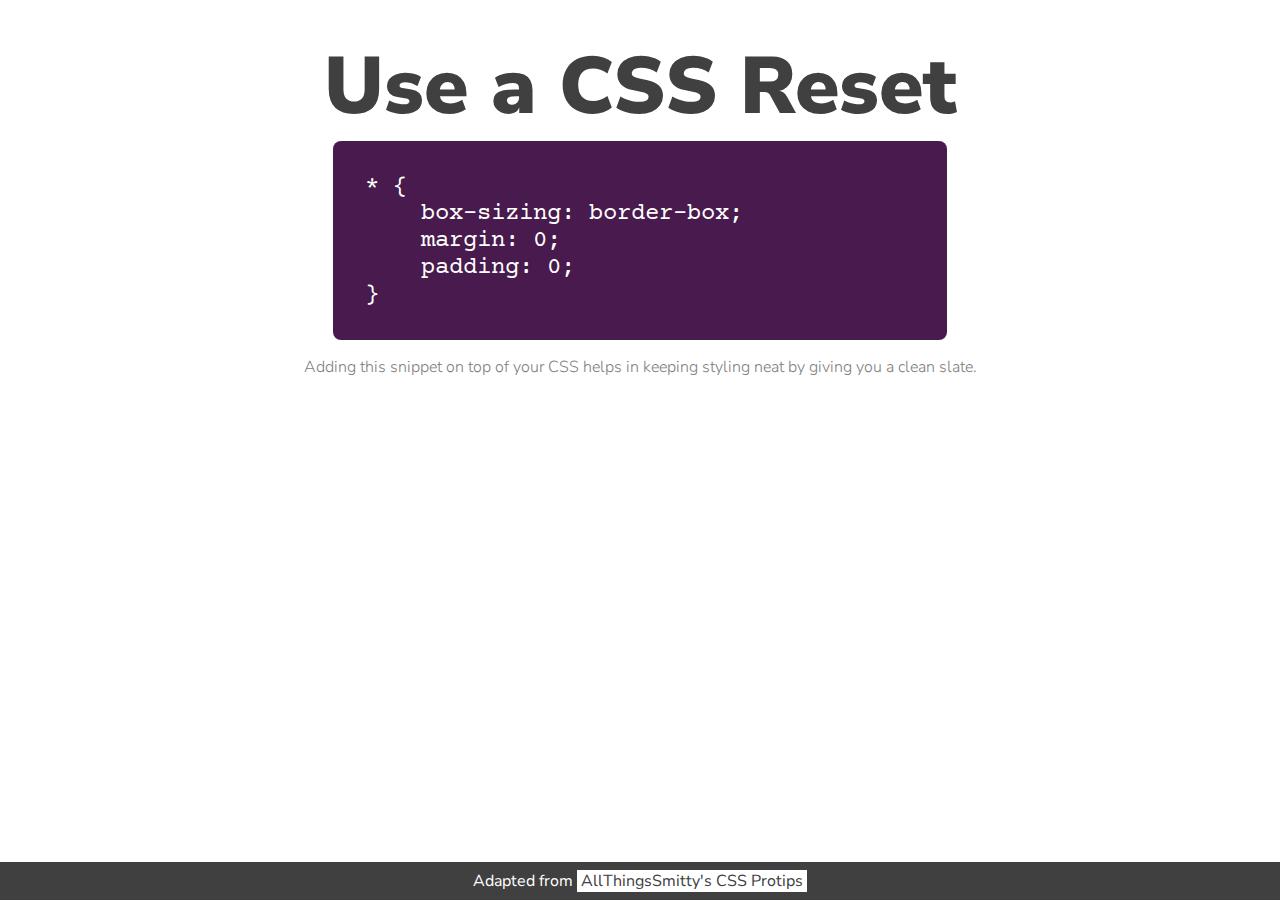
<file: 001-9NOV/index.html>
<html>
    <head>
        <title>Use a CSS Reset</title>
        <link href="./assets/style.css" rel="stylesheet">
        <link href="https://fonts.googleapis.com/css2?family=Courier+Prime&family=Nunito+Sans:wght@300;900&display=swap" rel="stylesheet">
    </head>
    <body>
        <div id="mainContainer">
            <div id="tipMain">Use a CSS Reset</div>
            <div id="tipCodeWindow">
<pre>* {
    box-sizing: border-box;
    margin: 0;
    padding: 0;
}</pre>         
            </div>
            <div id="tipReason">
                Adding this snippet on top of your CSS helps in keeping styling neat by giving you a clean slate.
            </div>
        </div>
        <footer>
            Adapted from <a href="https://github.com/AllThingsSmitty/css-protips#use-a-css-reset">&nbsp;AllThingsSmitty's CSS Protips&nbsp;</a>
        </footer>
    </body>
</html>
</file>
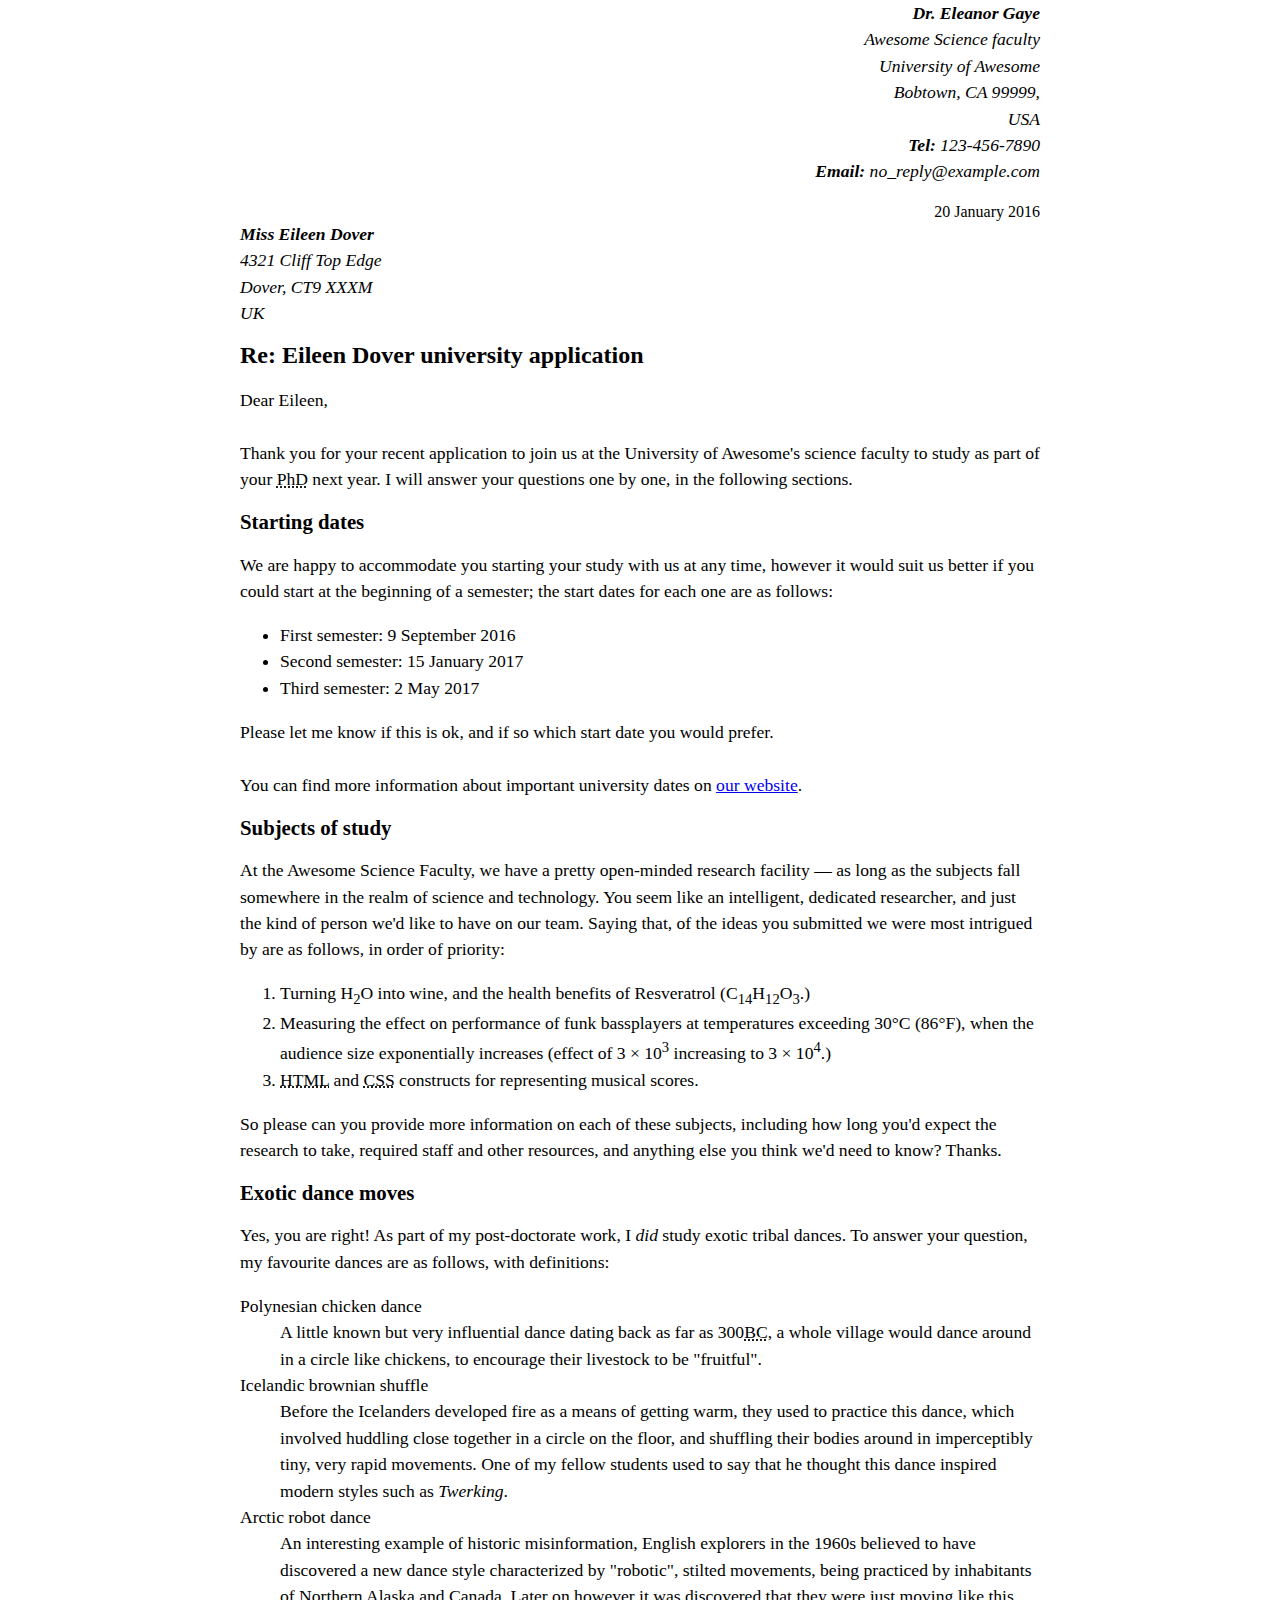
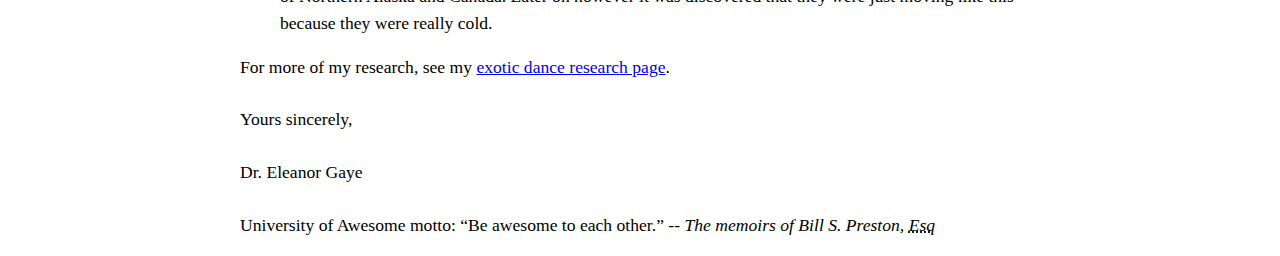
<file: 002-10NOV/index.html>
<!DOCTYPE html>
<head>
  <meta charset="UTF-8">
  <meta name="author" content="Dr. Eleanor Gaye">
  <style>
    body {
      max-width: 800px;
      margin: 0 auto;
    }
    .sender-column {
      text-align: right;
    }
    h1 {
      font-size: 1.5em;
    }

    h2 {
      font-size: 1.3em;
    }
    p,ul,ol,dl,address {
      font-size: 1.1em;
    }
    p, li, dd, dt, address {
      line-height: 1.5;
    }
  </style>
</head>
<body>
  <div class=sender-column>
    <address><i><strong>Dr. Eleanor Gaye</strong><br>Awesome Science faculty<br>University of Awesome<br>Bobtown, CA 99999,<br>USA<br><strong>Tel:</strong> 123-456-7890<br><strong>Email:</strong> no_reply@example.com</i></address><br>
    <time datetime="2016-01-20">20 January 2016</time>
  </div>
<address>
  <strong>Miss Eileen Dover</strong><br>
  4321 Cliff Top Edge<br>
  Dover, CT9 XXXM<br>
  UK
</address>
<h1>Re: Eileen Dover university application</h1>

<p>Dear Eileen,<br><br>

Thank you for your recent application to join us at the University of Awesome's science faculty to study as part of your <abbr title="Doctor of Philosophy">PhD</abbr> next year. I will answer your questions one by one, in the following sections.</p>

<h2>Starting dates</h2>

<p>We are happy to accommodate you starting your study with us at any time, however it would suit us better if you could start at the beginning of a semester; the start dates for each one are as follows:</p>

<ul>
  <li>First semester: <time datetime="2016-09-09">9 September 2016</time></li>
  <li>Second semester: <time datetime="2017-01-15">15 January 2017</time></li>
  <li>Third semester: <time datetime="2017-05-02">2 May 2017</time></li>
</ul>
<p>Please let me know if this is ok, and if so which start date you would prefer.<br><br>

  You can find more information about important university dates on <a href="http://example.com">our website</a>.</p>


<h2>Subjects of study</h2>

<p>At the Awesome Science Faculty, we have a pretty open-minded research facility — as long as the subjects fall somewhere in the realm of science and technology. You seem like an intelligent, dedicated researcher, and just the kind of person we'd like to have on our team. Saying that, of the ideas you submitted we were most intrigued by are as follows, in order of priority:</p>

<ol><li>Turning H<sub>2</sub>O into wine, and the health benefits of Resveratrol (C<sub>14</sub>H<sub>12</sub>O<sub>3</sub>.)</li>
  <li>Measuring the effect on performance of funk bassplayers at temperatures exceeding 30°C (86°F), when the audience size exponentially increases (effect of 3 × 10<sup>3</sup> increasing to 3 × 10<sup>4</sup>.)</li>
  <li><abbr title="HyperText Markup Language">HTML</abbr> and <abbr title="Cascading Style Sheets">CSS</abbr> constructs for representing musical scores.</li></ol>

<p>So please can you provide more information on each of these subjects, including how long you'd expect the research to take, required staff and other resources, and anything else you think we'd need to know? Thanks.</p>


<h2>Exotic dance moves</h2>

<p>Yes, you are right! As part of my post-doctorate work, I <em>did</em> study exotic tribal dances. To answer your question, my favourite dances are as follows, with definitions:</p>

<dl><dt>Polynesian chicken dance</dt>
  <dd>A little known but very influential dance dating back as far as 300<abbr title="Before Christ">BC</abbr>, a whole village would dance around in a circle like chickens, to encourage their livestock to be "fruitful".</dd>
  <dt>Icelandic brownian shuffle</dt>
  <dd>Before the Icelanders developed fire as a means of getting warm, they used to practice this dance, which involved huddling close together in a circle on the floor, and shuffling their bodies around in imperceptibly tiny, very rapid movements. One of my fellow students used to say that he thought this dance inspired modern styles such as <em>Twerking</em>.
  </dd>
  <dt>Arctic robot dance</dt>
  <dd>An interesting example of historic misinformation, English explorers in the 1960s believed to have discovered a new dance style characterized by "robotic", stilted movements, being practiced by inhabitants of Northern Alaska and Canada. Later on however it was discovered that they were just moving like this because they were really cold.</dd>
  </dl>
<p>For more of my research, see my <a href="http://example.com">exotic dance research page</a>.<br><br>

  Yours sincerely,<br><br>
  Dr. Eleanor Gaye<br><br>
  
  University of Awesome motto: <q>Be awesome to each other.</q> -- <i>The memoirs of Bill S. Preston, <abbr title="Esquire">Esq</abbr></i></p>
</body>
</file>
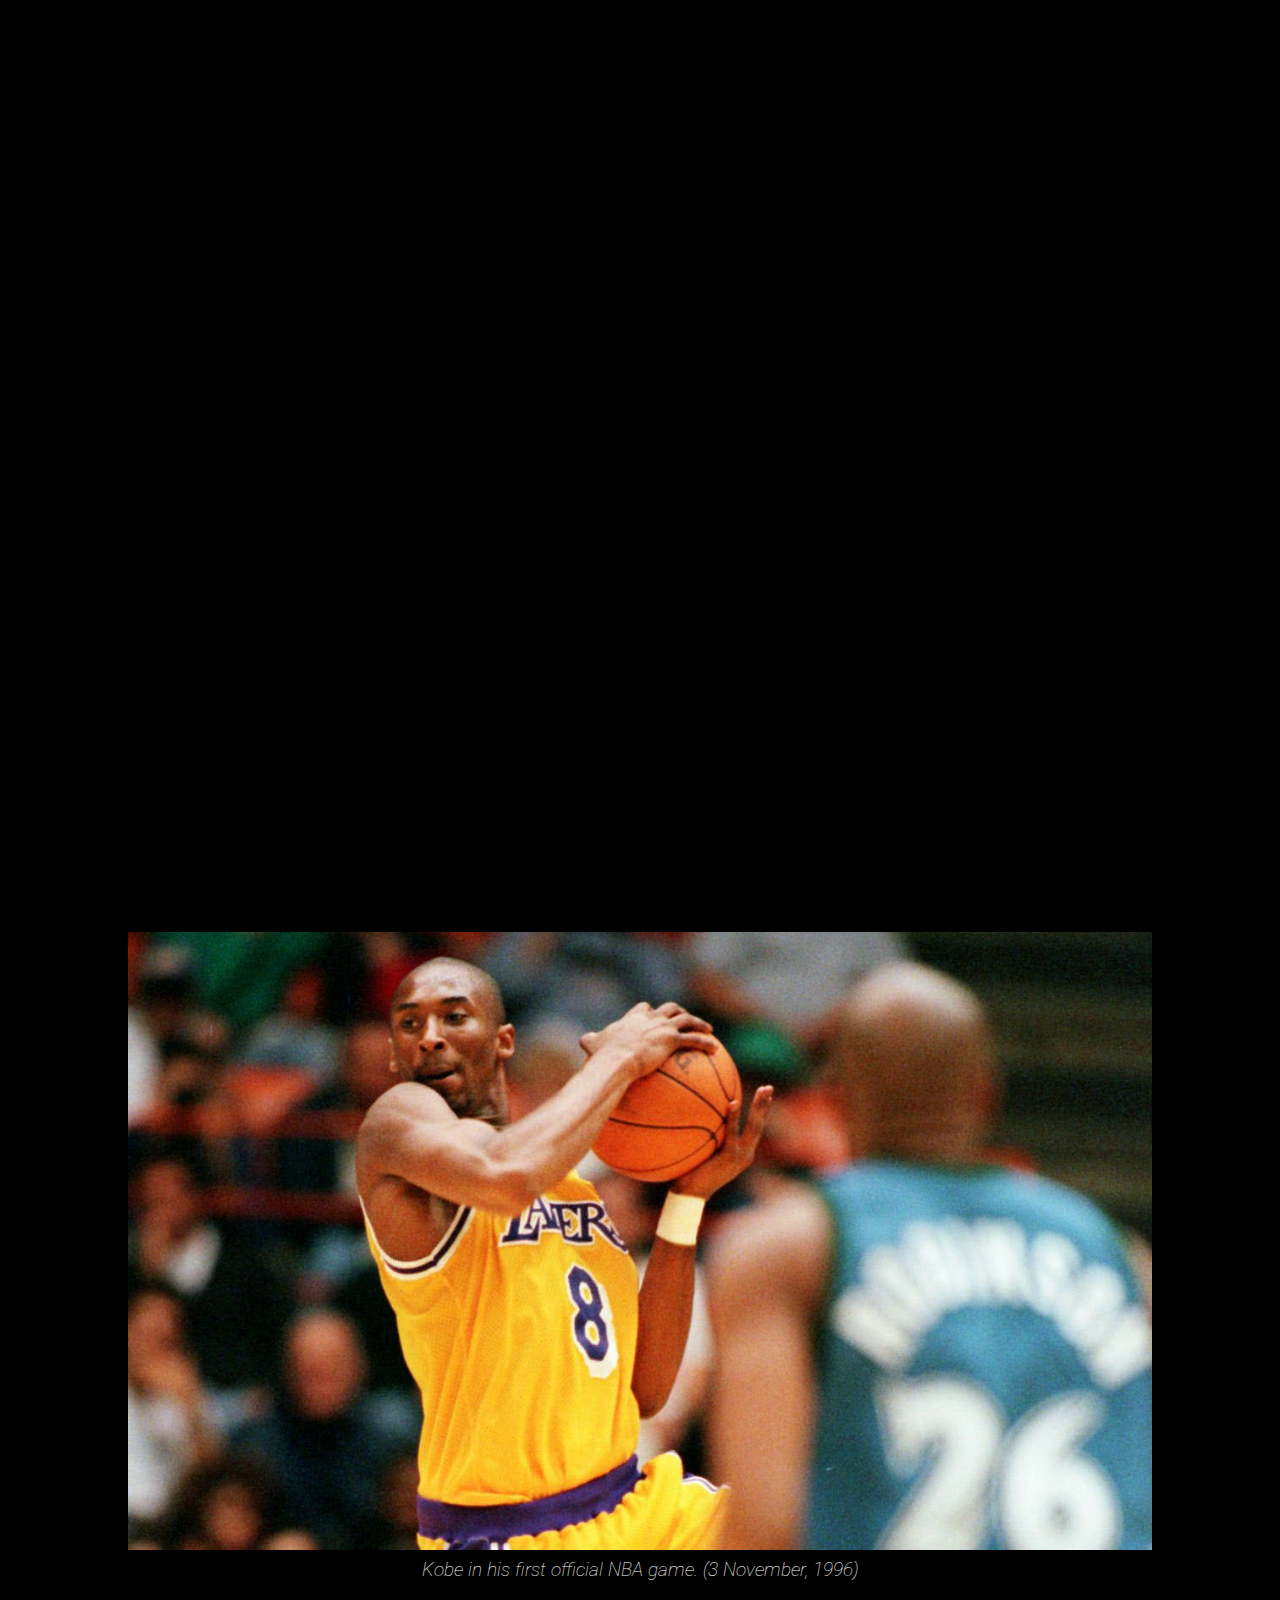
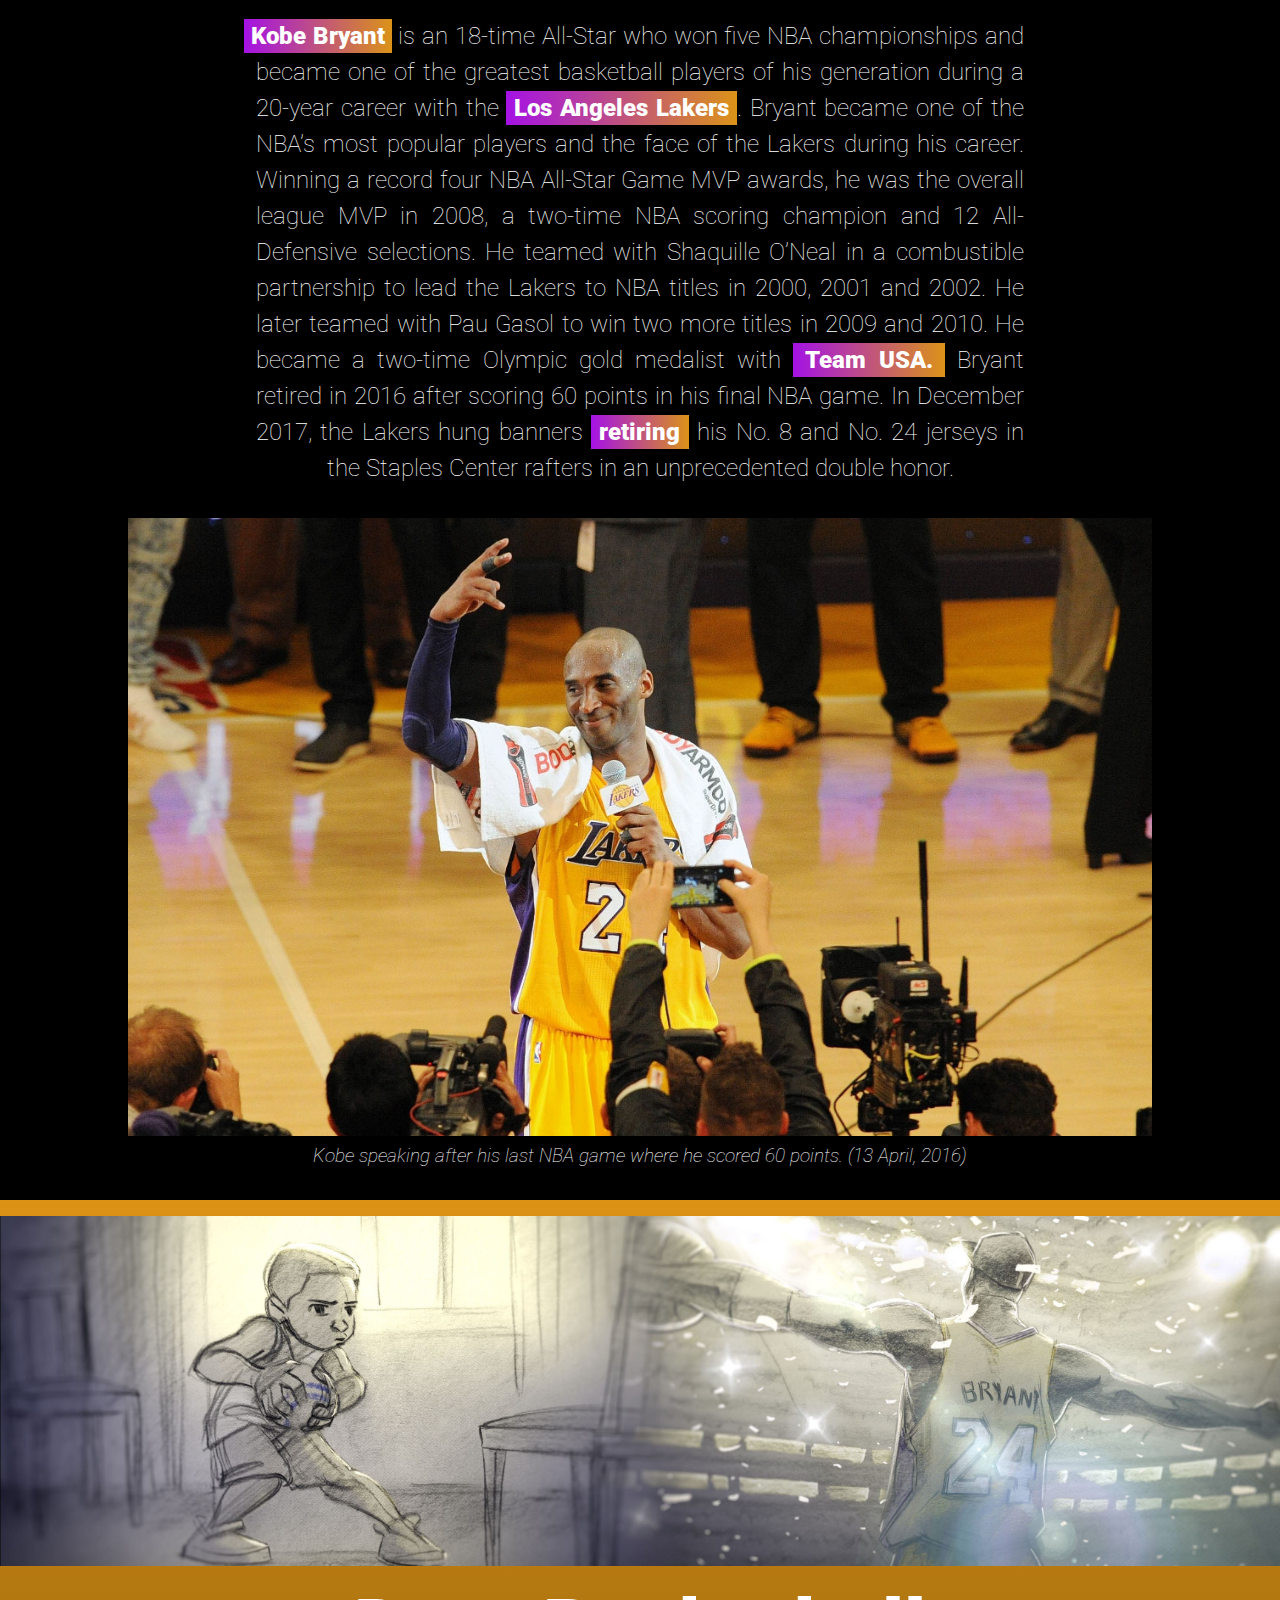
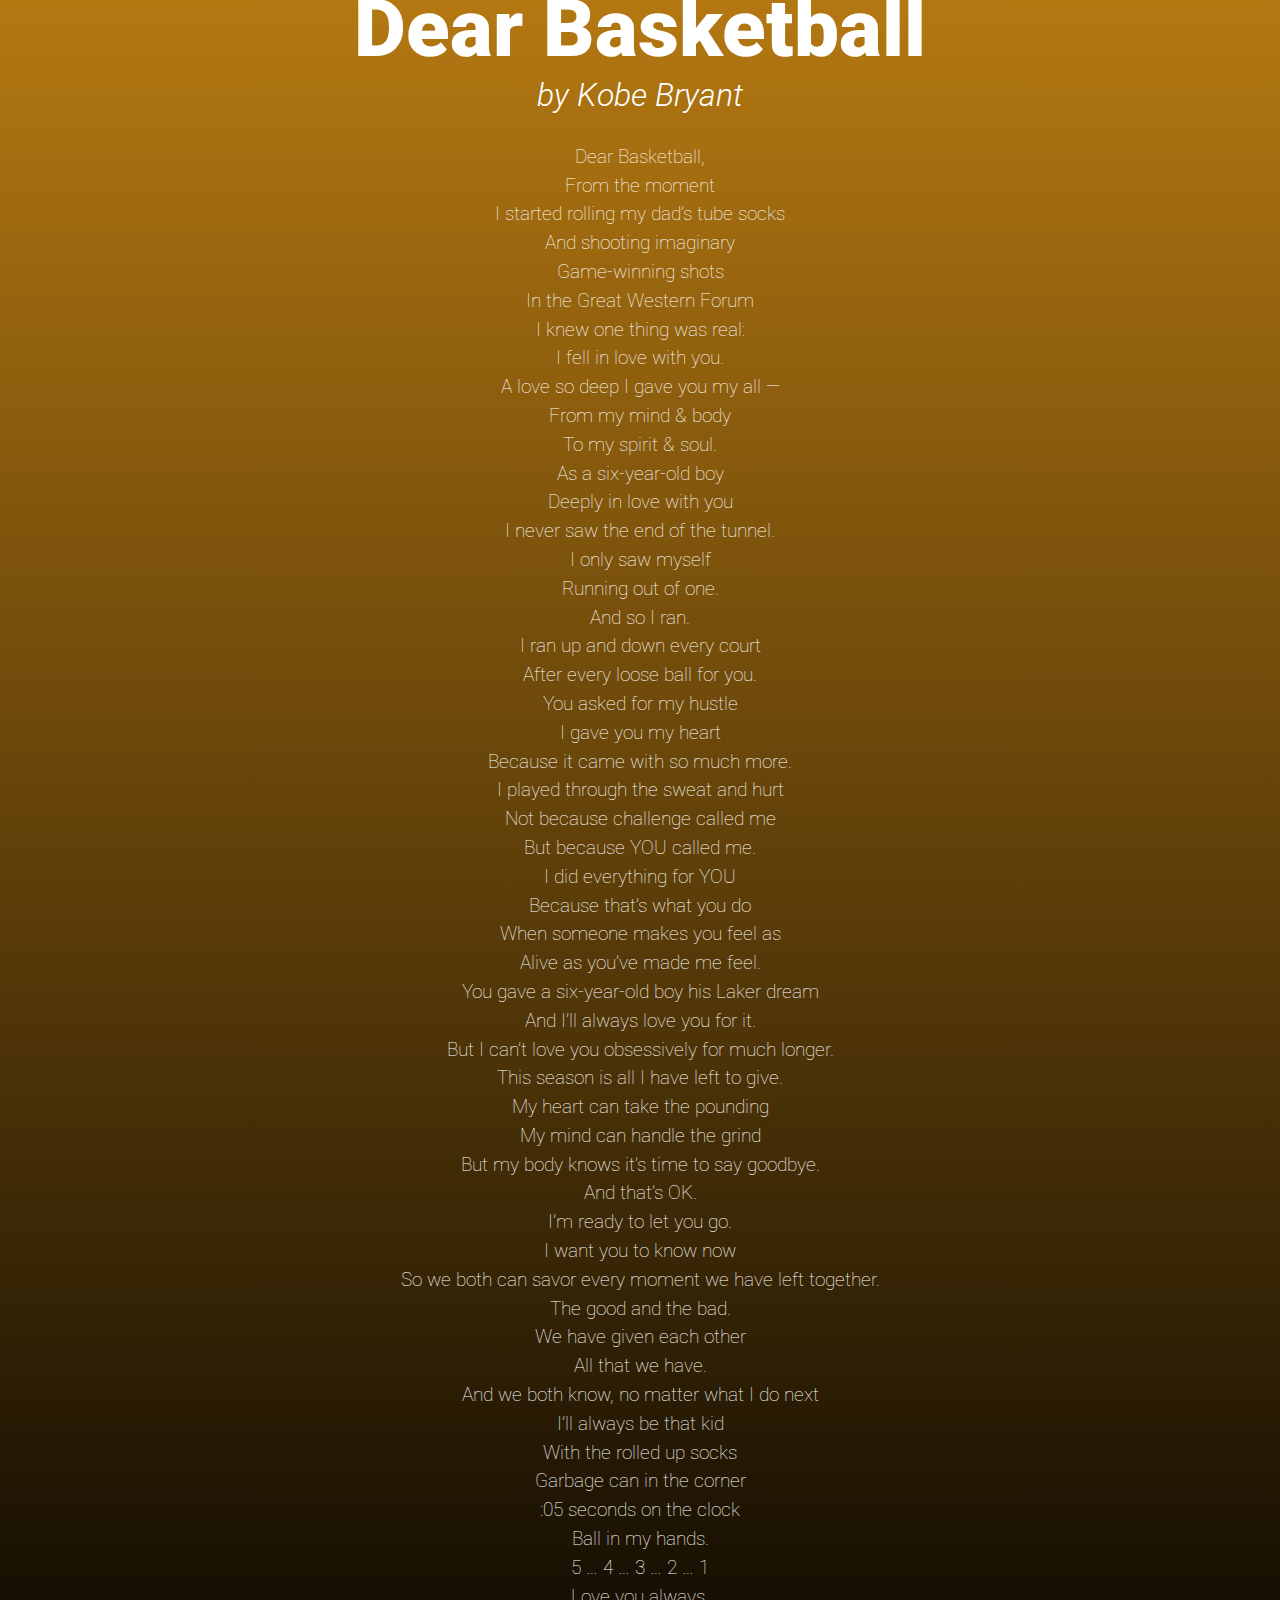
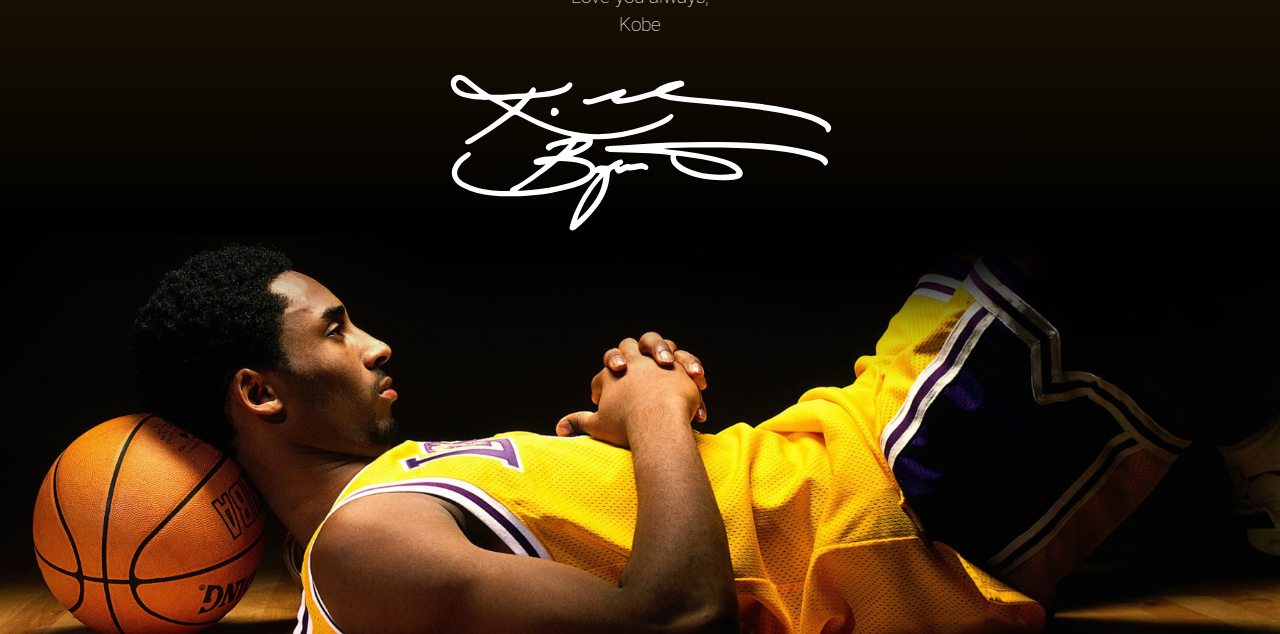
<file: 003-11NOV/index.html>
<html>
    <head>
        <title>Kobe Bryant</title>
        <link href="assets/style.css" rel="stylesheet">
        <link href="https://fonts.googleapis.com/css2?family=Roboto:wght@100;300;900&display=swap" rel="stylesheet">
        <link href="assets/mamba.svg" sizes="any" type="image/svg+xml" rel="icon">
    </head>
    <body>
        <div id="main">
            <div id="hero">
                <div id="titleContainer">
                    <div id="title">
                        KOBE BRYANT<br>
                        <span id="memoriam">1978-2020</span>
                    </div>
                    <div id="mambaLogo">
                        <a href="#firstImage" ><img src="assets/mamba.svg"></a>
                    </div>
                </div>
            </div>
            <a name="firstImage"></a>
            <div id="img-div">
                <img id="image" src="assets/kobe-first.jpg"><br>
                <span id="img-caption"><em>Kobe in his first official NBA game. (3 November, 1996)</em></span>
            </div>
            <div id="tribute-info">
                <a href="http://nba.com/stats/player/977/career/" target="_blank"><span id="highlight">&nbsp;Kobe Bryant&nbsp;</span></a> is an 18-time All-Star who won five NBA championships and became one of the greatest basketball players of his generation during a 20-year career with the <a href="https://www.nba.com/lakers/history/alumni/kobe" target="_blank"><span id="highlight">&nbsp;Los Angeles Lakers&nbsp;</span></a href="https://www.nba.com/lakers/history/alumni/kobe" target="_blank">. Bryant became one of the NBA’s most popular players and the face of the Lakers during his career. Winning a record four NBA All-Star Game MVP awards, he was the overall league MVP in 2008, a two-time NBA scoring champion and 12 All-Defensive selections. He teamed with Shaquille O’Neal in a combustible partnership to lead the Lakers to NBA titles in 2000, 2001 and 2002. He later teamed with Pau Gasol to win two more titles in 2009 and 2010. He became a two-time Olympic gold medalist with <a href="https://www.teamusa.org/usa-basketball/athletes/Kobe-Bryant" target="_blank"><span id="highlight">&nbsp;Team USA.&nbsp;</span></a>&nbsp;Bryant retired in 2016 after scoring 60 points in his final NBA game. In December 2017, the Lakers hung banners <a href="https://en.wikipedia.org/wiki/Kobe_Bryant#Final_season_(2015%E2%80%932016)" target="_blank"><span id="highlight">&nbsp;retiring&nbsp;</span></a> his No. 8 and No. 24 jerseys in the Staples Center rafters in an unprecedented double honor.
            </div>
            <div id="img-div">
                <img id="image" src="assets/kobe-last.jpg"><br>
                <span id="img-caption"><em>Kobe speaking after his last NBA game where he scored 60 points. (13 April, 2016)</em></span>
            </div>
            <div id="poem-div">
                <div id="poem-banner">
                    <img id="banner" src="assets/kobe-dear.jpg">
                </div>
                <h1>Dear Basketball</h1>
                <h2>by Kobe Bryant</h2>
                <div id="poem-body">
                    <p>Dear Basketball,<br>From the moment<br>I started rolling my dad’s tube socks<br>And shooting imaginary<br>Game-winning shots<br>In the Great Western Forum<br>I knew one thing was real:<br>I fell in love with you.<br>A love so deep I gave you my all —<br>From my mind & body<br>To my spirit & soul.<br>As a six-year-old boy<br>Deeply in love with you<br>I never saw the end of the tunnel.<br>I only saw myself<br>Running out of one.<br>And so I ran.<br>I ran up and down every court<br>After every loose ball for you.<br>You asked for my hustle<br>I gave you my heart<br>Because it came with so much more.<br>I played through the sweat and hurt<br>Not because challenge called me<br>But because YOU called me.<br>I did everything for YOU<br>Because that’s what you do<br>When someone makes you feel as<br>Alive as you’ve made me feel.<br>You gave a six-year-old boy his Laker dream<br>And I’ll always love you for it.<br>But I can’t love you obsessively for much longer.<br>This season is all I have left to give.<br>My heart can take the pounding<br>My mind can handle the grind<br>But my body knows it’s time to say goodbye.<br>And that’s OK.<br>I’m ready to let you go.<br>I want you to know now<br>So we both can savor every moment we have left together.<br>The good and the bad.<br>We have given each other<br>All that we have.<br>And we both know, no matter what I do next<br>I’ll always be that kid<br>With the rolled up socks<br>Garbage can in the corner<br>:05 seconds on the clock<br>Ball in my hands.<br>5 … 4 … 3 … 2 … 1<br>Love you always,<br>Kobe</p>
                </div>
                <img id="signature" src="assets/signature.svg">
            </div>
            <footer>
                <img id="end" src="assets/kobe-end.png">
            </footer>
        </div>
    </body>
</html>
</file>
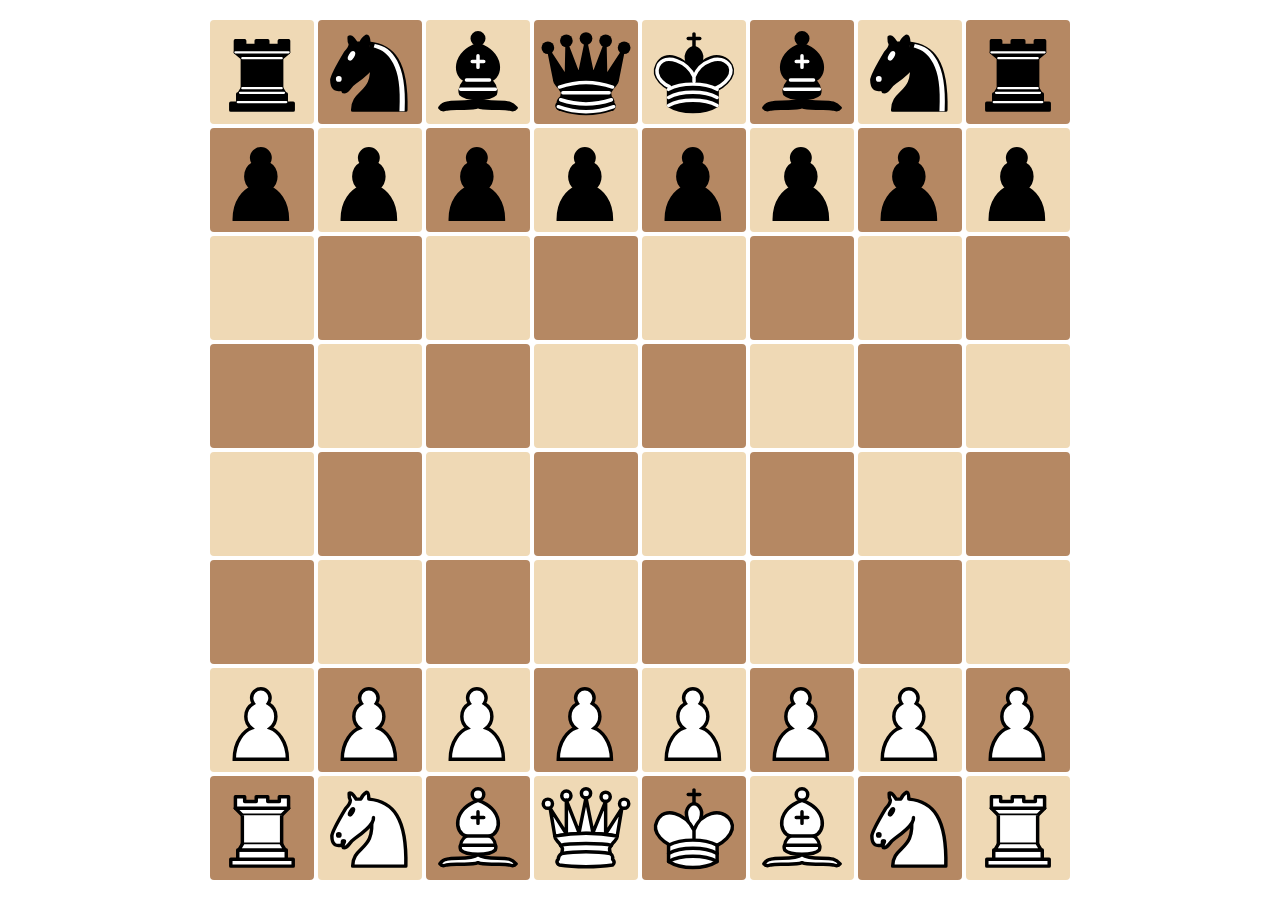
<file: 004-16NOV/index.html>
<!DOCTYPE html>
<html>
<head>
    <meta charset='utf-8'>
    <meta http-equiv='X-UA-Compatible' content='IE=edge'>
    <title>Flex Chess</title>
    <meta name='viewport' content='width=device-width, initial-scale=1'>
    <link rel='stylesheet' type='text/css' media='screen' href='assets/style.css'>
</head>
<body>
    <div id="chessContainer">
        <div class="alternate chessSquare"><img src="assets/darkRook.svg"></div><div class="chessSquare"><img src="assets/darkKnight.svg"></div><div class="alternate chessSquare"><img src="assets/darkBishop.svg"></div><div class="chessSquare"><img src="assets/darkQueen.svg"></div><div class="alternate chessSquare"><img src="assets/darkKing.svg"></div><div class="chessSquare"><img src="assets/darkBishop.svg"></div><div class="alternate chessSquare"><img src="assets/darkKnight.svg"></div><div class="chessSquare"><img src="assets/darkRook.svg"></div>
        <div class="chessSquare"><img src="assets/darkPawn.svg"></div><div class="alternate chessSquare"><img src="assets/darkPawn.svg"></div><div class="chessSquare"><img src="assets/darkPawn.svg"></div><div class="alternate chessSquare"><img src="assets/darkPawn.svg"></div><div class="chessSquare"><img src="assets/darkPawn.svg"></div><div class="alternate chessSquare"><img src="assets/darkPawn.svg"></div><div class="chessSquare"><img src="assets/darkPawn.svg"></div><div class="alternate chessSquare"><img src="assets/darkPawn.svg"></div>
        <div class="alternate chessSquare"></div><div class="chessSquare"></div><div class="alternate chessSquare"></div><div class="chessSquare"></div> <div class="alternate chessSquare"></div><div class="chessSquare"></div> <div class="alternate chessSquare"></div><div class="chessSquare"></div>
        <div class="chessSquare"></div><div class="alternate chessSquare"></div><div class="chessSquare"></div><div class="alternate chessSquare"></div><div class="chessSquare"></div> <div class="alternate chessSquare"></div><div class="chessSquare"></div><div class="alternate chessSquare"></div>
        <div class="alternate chessSquare"></div><div class="chessSquare"></div><div class="alternate chessSquare"></div><div class="chessSquare"></div> <div class="alternate chessSquare"></div><div class="chessSquare"></div> <div class="alternate chessSquare"></div><div class="chessSquare"></div>
        <div class="chessSquare"></div><div class="alternate chessSquare"></div><div class="chessSquare"></div><div class="alternate chessSquare"></div><div class="chessSquare"></div> <div class="alternate chessSquare"></div><div class="chessSquare"></div><div class="alternate chessSquare"></div>
        <div class="alternate chessSquare"><img src="assets/lightPawn.svg"></div><div class="chessSquare"><img src="assets/lightPawn.svg"></div><div class="alternate chessSquare"><img src="assets/lightPawn.svg"></div><div class="chessSquare"><img src="assets/lightPawn.svg"></div><div class="alternate chessSquare"><img src="assets/lightPawn.svg"></div><div class="chessSquare"><img src="assets/lightPawn.svg"></div><div class="alternate chessSquare"><img src="assets/lightPawn.svg"></div><div class="chessSquare"><img src="assets/lightPawn.svg"></div>
        <div class="chessSquare"><img src="assets/lightRook.svg"></div><div class="alternate chessSquare"><img src="assets/lightKnight.svg"></div><div class="chessSquare"><img src="assets/lightBishop.svg"></div><div class="alternate chessSquare"><img src="assets/lightQueen.svg"></div><div class="chessSquare"><img src="assets/lightKing.svg"></div><div class="alternate chessSquare"><img src="assets/lightBishop.svg"></div><div class="chessSquare"><img src="assets/lightKnight.svg"></div><div class="alternate chessSquare"><img src="assets/lightRook.svg"></div>
    </div>
</body>
</html>
</file>
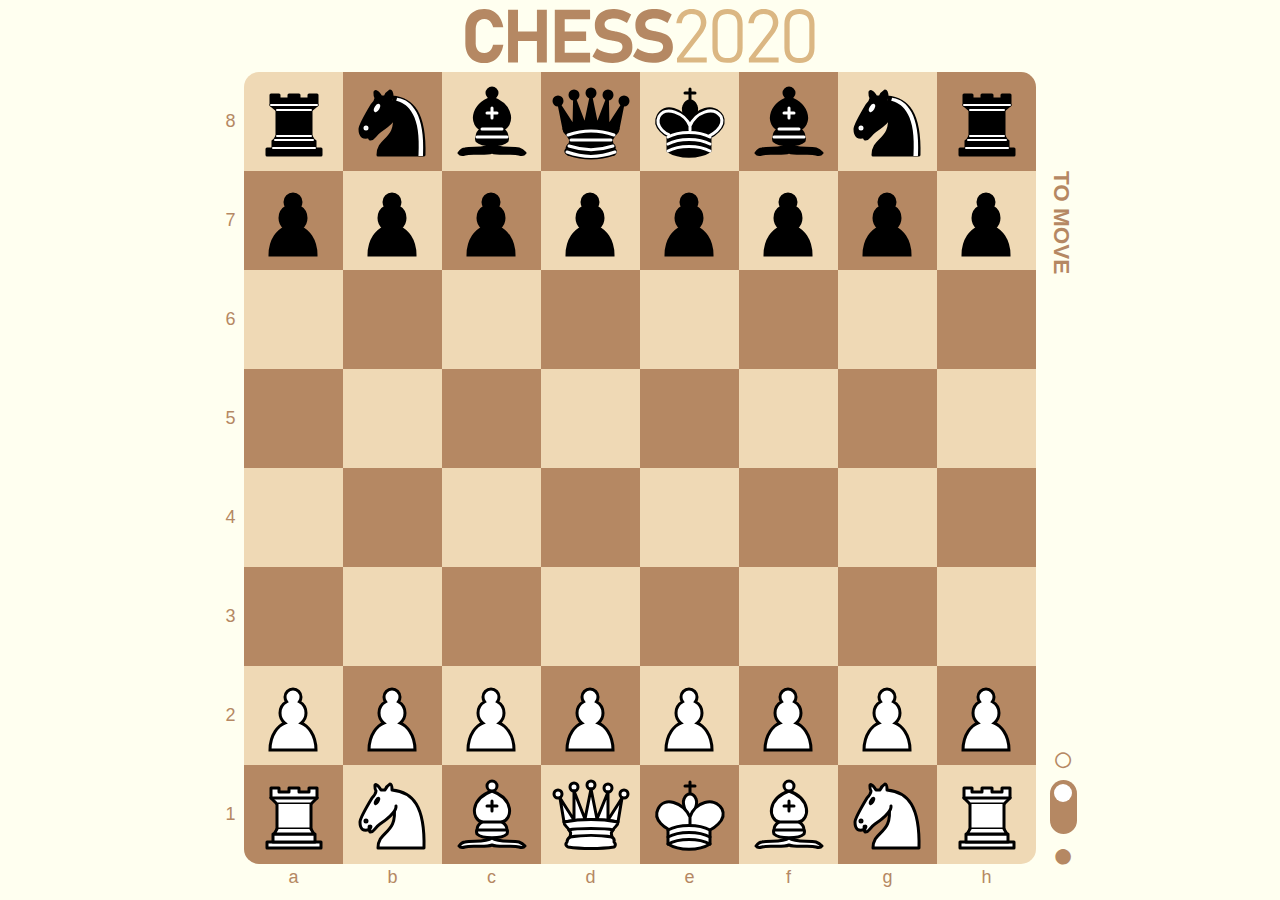
<file: 005-17NOV/index.html>
<!DOCTYPE html>
<html>
<head>
    <meta charset='utf-8'>
    <meta http-equiv='X-UA-Compatible' content='IE=edge'>
    <title>Chess by Winston
    </title>
    <meta name='viewport' content='width=device-width, initial-scale=1'>
    <link rel='stylesheet' type='text/css' media='screen' href='assets/style.css'>
    <link rel="icon" href="assets/lightKnight.svg" type="image/svg">
</head>
<body>
    <div id="titleContainer">
        <img id="logo" src="assets/chess2020_default.svg">
    </div>
    <div id="rankContainer">
        <div class="rank">8</div>
        <div class="rank">7</div>
        <div class="rank">6</div>
        <div class="rank">5</div>
        <div class="rank">4</div>
        <div class="rank">3</div>
        <div class="rank">2</div>
        <div class="rank">1</div>
    </div>
    <div id="chessContainer">
        <div class="chessCell isNotEmpty"><img src="assets/darkRook.svg"></div>
        <div class="chessCell isNotEmpty knight"><img src="assets/darkKnight.svg"></div>
        <div class="chessCell isNotEmpty"><img src="assets/darkBishop.svg"></div>
        <div class="chessCell isNotEmpty"><img src="assets/darkQueen.svg"></div>
        <div class="chessCell isNotEmpty"><img src="assets/darkKing.svg"></div>
        <div class="chessCell isNotEmpty"><img src="assets/darkBishop.svg"></div>
        <div class="chessCell isNotEmpty knight"><img src="assets/darkKnight.svg"></div>
        <div class="chessCell isNotEmpty"><img src="assets/darkRook.svg"></div>
        <div class="chessCell isNotEmpty pawn dark init"><img src="assets/darkPawn.svg"></div>
        <div class="chessCell isNotEmpty pawn dark init"><img src="assets/darkPawn.svg"></div>
        <div class="chessCell isNotEmpty pawn dark init"><img src="assets/darkPawn.svg"></div>
        <div class="chessCell isNotEmpty pawn dark init"><img src="assets/darkPawn.svg"></div>
        <div class="chessCell isNotEmpty pawn dark init"><img src="assets/darkPawn.svg"></div>
        <div class="chessCell isNotEmpty pawn dark init"><img src="assets/darkPawn.svg"></div>
        <div class="chessCell isNotEmpty pawn dark init"><img src="assets/darkPawn.svg"></div>
        <div class="chessCell isNotEmpty pawn dark init"><img src="assets/darkPawn.svg"></div>
        <div class="chessCell isEmpty"></div>
        <div class="chessCell isEmpty"></div>
        <div class="chessCell isEmpty"></div>
        <div class="chessCell isEmpty"></div>
        <div class="chessCell isEmpty"></div>
        <div class="chessCell isEmpty"></div>
        <div class="chessCell isEmpty"></div>
        <div class="chessCell isEmpty"></div>
        <div class="chessCell isEmpty"></div>
        <div class="chessCell isEmpty"></div>
        <div class="chessCell isEmpty"></div>
        <div class="chessCell isEmpty"></div>
        <div class="chessCell isEmpty"></div>
        <div class="chessCell isEmpty"></div>
        <div class="chessCell isEmpty"></div>
        <div class="chessCell isEmpty"></div>
        <div class="chessCell isEmpty"></div>
        <div class="chessCell isEmpty"></div>
        <div class="chessCell isEmpty"></div>
        <div class="chessCell isEmpty"></div>
        <div class="chessCell isEmpty"></div>
        <div class="chessCell isEmpty"></div>
        <div class="chessCell isEmpty"></div>
        <div class="chessCell isEmpty"></div>
        <div class="chessCell isEmpty"></div>
        <div class="chessCell isEmpty"></div>
        <div class="chessCell isEmpty"></div>
        <div class="chessCell isEmpty"></div>
        <div class="chessCell isEmpty"></div>
        <div class="chessCell isEmpty"></div>
        <div class="chessCell isEmpty"></div>
        <div class="chessCell isEmpty"></div>
        <div class="chessCell isNotEmpty pawn light init"><img src="assets/lightPawn.svg"></div>
        <div class="chessCell isNotEmpty pawn light init"><img src="assets/lightPawn.svg"></div>
        <div class="chessCell isNotEmpty pawn light init"><img src="assets/lightPawn.svg"></div>
        <div class="chessCell isNotEmpty pawn light init"><img src="assets/lightPawn.svg"></div>
        <div class="chessCell isNotEmpty pawn light init"><img src="assets/lightPawn.svg"></div>
        <div class="chessCell isNotEmpty pawn light init"><img src="assets/lightPawn.svg"></div>
        <div class="chessCell isNotEmpty pawn light init"><img src="assets/lightPawn.svg"></div>
        <div class="chessCell isNotEmpty pawn light init"><img src="assets/lightPawn.svg"></div>
        <div class="chessCell isNotEmpty pawn light init"><img src="assets/lightRook.svg"></div>
        <div class="chessCell isNotEmpty knight"><img src="assets/lightKnight.svg"></div>
        <div class="chessCell isNotEmpty"><img src="assets/lightBishop.svg"></div>
        <div class="chessCell isNotEmpty"><img src="assets/lightQueen.svg"></div>
        <div class="chessCell isNotEmpty"><img src="assets/lightKing.svg"></div>
        <div class="chessCell isNotEmpty"><img src="assets/lightBishop.svg"></div>
        <div class="chessCell isNotEmpty knight"><img src="assets/lightKnight.svg"></div>
        <div class="chessCell isNotEmpty"><img src="assets/lightRook.svg"></div>
    </div>
    <div id="fileContainer">
        <div class="file">a</div>
        <div class="file">b</div>
        <div class="file">c</div>
        <div class="file">d</div>
        <div class="file">e</div>
        <div class="file">f</div>
        <div class="file">g</div>
        <div class="file">h</div>
    </div>
    <div id="toMove">
        <strong>TO MOVE</strong>
    </div>
    <div id="displayToggle">
        ○<br>
        <label class="toggle">
            <input type="checkbox">
            <span class="slider round"></span>
        </label>
        ●
    </div>
    <script src='assets/chess.js'></script>
</body>
</html>
</file>
<file: 001-9NOV/assets/style.css>
* {
    box-sizing: border-box;
    margin: 0;
    padding: 0;
    font-size: 100%;
}
body{
    display: grid;
    grid-template-columns: 10% 80% 10%;
    min-height:100%;
}
#mainContainer{
    margin-top:2em;
    grid-column-start: 2;
    grid-column-end: 3;
}
#tipMain{
    text-align: center;
    font-size: 5em;
    font-family: 'Nunito Sans', sans-serif;
    font-weight:900;
    color: #404040;
}
#tipCodeWindow{
    padding:2em;
    border-radius: .5em;
    background: #481a4d;
    width:60%;
    margin:auto;
    text-align: center;
    color: white;
    text-align: left;
}
pre{
    font-size:1.5em;
    font-family: 'Courier Prime', monospace;    
}
#tipReason{
    margin-top: 1em;
    text-align: center;
    font-size: 1em;
    font-family: 'Nunito Sans', sans-serif;
    color: #7d7d7d;
    font-weight:300;
}
footer{
    padding:.5em;
    text-align: center;
    align-self: end;
    height:auto;
    grid-column-start: 1;
    grid-column-end: 6;
    width:100%;
    background-color:#404040;
    color: white;
    font-family: 'Nunito Sans', sans-serif;
}
a{
    color: #404040;
    text-decoration: none;
    background-color:white;
}
</file>
<file: 003-11NOV/assets/style.css>
*{
    margin: 0;
    padding: 0;
    box-sizing: border-box;
}
html{
    scroll-behavior: smooth;
}
body{
    background-color: black;
}
#main{
    display:grid;
    grid-template-columns: repeat(10,10%);
}
#hero{
    height:100vh;
    grid-column-start: 1;
    grid-column-end:11;
    text-align: center;
    background-image: url("kobe-hero.png");
    background-repeat: no-repeat;
    background-position: center;
    background-size: auto 100%;
    opacity: 0;
    background-color: black;
    animation: 3s ease 0s normal forwards 1 fade;
}
#titleContainer{
    display:grid;
    grid-template-rows: 80% 20%;
    justify-content: center;
    align-items: center;
    opacity: 0;
    width:100%;
    height:100%;
    background: rgb(164,18,229);
    background: linear-gradient(133deg, rgba(164,18,229,0.7511379551820728) 0%, rgba(219,147,24,0.7511379551820728) 100%);
    animation: 3s ease 2s normal forwards 1 fadeHalf;
}
#title{
    font-family: 'Roboto', sans-serif;
    font-weight: 900;
    font-size: 5em;
    color:white;
}
#mambaLogo{
    animation: bob 1s infinite  alternate;
    justify-self: center;
    width:20%;
}
#memoriam{
    font-size: .5em;
    font-weight:100;
}
#tribute-info{
    margin-top:1.5em;
    grid-column-start: 3;
    grid-column-end:9;
    text-align:center;
    font-family: 'Roboto', sans-serif;
    font-weight:100;
    color:white;
    font-size: 1.5em;
    text-align:justify;
    text-align-last: center;
    line-height: 1.5;
    text-indent:-.5em;
}
#highlight{
    padding:3px 0 3px 0;
    font-weight:900;
    background: rgb(164,18,229);
    background: linear-gradient(90deg, rgba(164,18,229,1) 0%, rgba(219,147,24,1) 100%);
}
#img-div{
    margin-top:2em;
    grid-column-start: 1;
    grid-column-end:11;
    height:650px;
    text-align:center;
}
#image{
    width:80%;
    height: 95%;
    object-fit: cover;
    object-position: top;
    margin-bottom:.5em;
}
#img-caption{
    font-family: 'Roboto', sans-serif;
    font-weight:100;
    color:white;
    font-size: 1.2em;
}
#poem-div{
    background: rgb(219,146,21);
    background: linear-gradient(180deg, rgba(219,146,21,1) 0%, rgba(0,0,0,1) 100%);
    margin-top:2em;
    grid-column-start: 1;
    grid-column-end:11;
    text-align:center;
}
h1{
    font-size: 5em;
    color:white;
    font-family: 'Roboto', sans-serif;
    font-weight:900;
}
h2{
    font-size: 2em;
    color:white;
    font-family: 'Roboto', sans-serif;
    font-weight:300;
    font-style: italic;
}
p{
    margin-top:1.5em;
    grid-column-start: 3;
    grid-column-end:9;
    text-align:center;
    font-family: 'Roboto', sans-serif;
    font-weight:100;
    color:white;
    font-size: 1.2em;
    line-height: 1.5;
}
#poem-banner{
    margin-top: 1em;
    height:350px;
    text-align:center;
    margin-bottom: 1em;
}
#banner{
    height:100%;
    width:100%;
    object-fit: cover;
    object-position: center;
    margin-bottom:.5em;
}
#signature{
    margin-top:2em;
    width:30%;
}
footer{
    grid-column-start: 1;
    grid-column-end:11;
    width: 100%;
    height:400px;   
}
#end{
    height:100%;
    width:100%;
    object-fit: cover;
    object-position: top;
}
a {
    text-decoration: none;
    color:inherit;
}
@keyframes fadeHalf{
    0% { opacity:0; }
    100% { opacity:1; }
}
@keyframes fade{
    0% { opacity:0;}
    100% { opacity:1;}
}
@keyframes bob {
    0% { transform: translateY(0); }
    100% { transform: translateY(-5px); }
}
</file>
<file: 004-16NOV/assets/style.css>
* {
    box-sizing: border-box;
    margin: 0;
    padding: 0;
}   
#chessContainer{
    margin:auto;
    margin-top:2vmin;
    width:96vmin;
    display: flex;
    flex-wrap: wrap;
}
.chessSquare{
    border-radius:6px;
    height:12vmin;
    width:12vmin;
    background-color:#B58863;   
    border: 2px solid white;
}
.alternate{
    background-color:#EFD9B5;
}
img{
    width: 100%;
}
</file>
<file: 005-17NOV/assets/style.css>
*{
    margin: 0;
    padding: 0;
    box-sizing: border-box;
    font-family: sans-serif;
}
h1{
    font-size:2vw;
}
html{
    width:100%;
    background-color: ivory;
    -webkit-transition: .5s;
    transition: .5s;
    color: #B58863;
}
body{
    margin:auto;
    margin-top:calc(100vh - 100vmin);
    display: grid;
    grid-template-columns: 3% 3% repeat(8,11%) 6%;
    grid-template-rows: 8% repeat(8,11%) 3% 1%;
    width:100vmin;
    height:100vmin;
}
#logo{
    height:100%;
}
#titleContainer{
    grid-column-start: 3;
    grid-column-end: 11;
    grid-row-start:1;
    grid-row-end:2;
    text-align: center;
    padding:1vmin;
}
#chessContainer{
    display:flex;
    flex-wrap: wrap;
    grid-column-start: 3;
    grid-column-end: 11;
    grid-row-start:2;
    grid-row-end:10;
}
#rankContainer{
    display:flex;
    flex-direction: column;
    grid-column-start: 2;
    grid-column-end: 3;
    grid-row-start:2;
    grid-row-end:10;
}
.rank{
    font-size: 2vmin;
    line-height: 11vmin;
    text-align: center;
    height:11vmin;
}
#fileContainer{
    display:flex;
    grid-column-start: 3;
    grid-column-end: 11;
    grid-row-start:10;
    grid-row-end:11;
}
.file{
    font-size: 2vmin;
    line-height: 3vmin;
    text-align: center;
    width:11vmin;
}
.chessCell:nth-child(16n+1), .chessCell:nth-child(16n+3), .chessCell:nth-child(16n+5), .chessCell:nth-child(16n+7), .chessCell:nth-child(16n+10), .chessCell:nth-child(16n+12), .chessCell:nth-child(16n+14), .chessCell:nth-child(16n+16){
    background-color: #EFD9B5;
}
.chessCell:nth-child(1){
    border-radius: 15px 0 0 0;
}
.chessCell:nth-child(8){
    border-radius: 0 15px 0 0;
}
.chessCell:nth-child(57){
    border-radius: 0 0 0 15px;
}
.chessCell:nth-child(64){
    border-radius: 0 0 15px 0;
}
.chessCell{
    height:11vmin;
    width:11vmin;
    background-color: #B58863;
    padding:.5vmin;
}
#toMove{
    grid-column-start: 11;
    grid-column-end: 12;
    grid-row-start:3;
    grid-row-end:7;
    writing-mode: vertical-rl;
    font-size:2.5vmin;
    text-orientation: mixed;
    transform: translateX(-30%);
}
#displayToggle{
    text-align: center;
    font-size:4vmin;
    grid-column-start: 11;
    grid-column-end: 12;
    grid-row-start:8;
    grid-row-end:10;
    justify-self: center;
    align-self: end;
    margin-bottom: -1.3vmin;
}
.toggle {
    position: relative;
    display: block;
    width: 3vmin;
    height: 6vmin;
}
input {
    display: none;
}
.slider {
    position: absolute;
    cursor: pointer;
    top: 0;
    left: 0;
    right: 0;
    bottom: 0;
    background-color: #B58863;
    -webkit-transition: .5s;
    transition: .5s;
}
.slider::before {
    position: absolute;
    content: "";
    height: 2vmin;
    width: 2vmin;
    left: .5vmin;
    top: .5vmin;
    background-color: white;
    -webkit-transition: .5s;
    transition: .5s;
}

input:checked + .slider {
    background-color: black;
}

input:checked + .slider::before {
    -webkit-transform: translateY(3vmin);
    -ms-transform: translateY(3vmin);
    transform: translateY(3vmin);
}
.slider.round {
    border-radius: 3vmin;
}
.slider.round::before {
    border-radius: 3vmin;
}
.night{
    background-color: #1a1a1a;
    filter: grayscale(100%);
}
img{
    width:100%;
    user-select: none;
    -moz-user-select: none;
    -webkit-user-drag: none;
    -webkit-user-select: none;
    -ms-user-select: none;
}
#active{
    animation-name: color;
    animation-duration: 4s;
    animation-iteration-count: infinite;
    animation-timing-function: ease;
}
.possibleMoves{
    cursor:grab;
    background-image:url('possibleSpot.svg');
    background-size: 90%;
    background-position: center;
}
.isNotEmpty{
    cursor:grab;
}
@keyframes color {
    0% {
    }

    50% {
        padding: 0;
        background-color: #6acc77;
    }

    100% {
    }
  }
</file>
